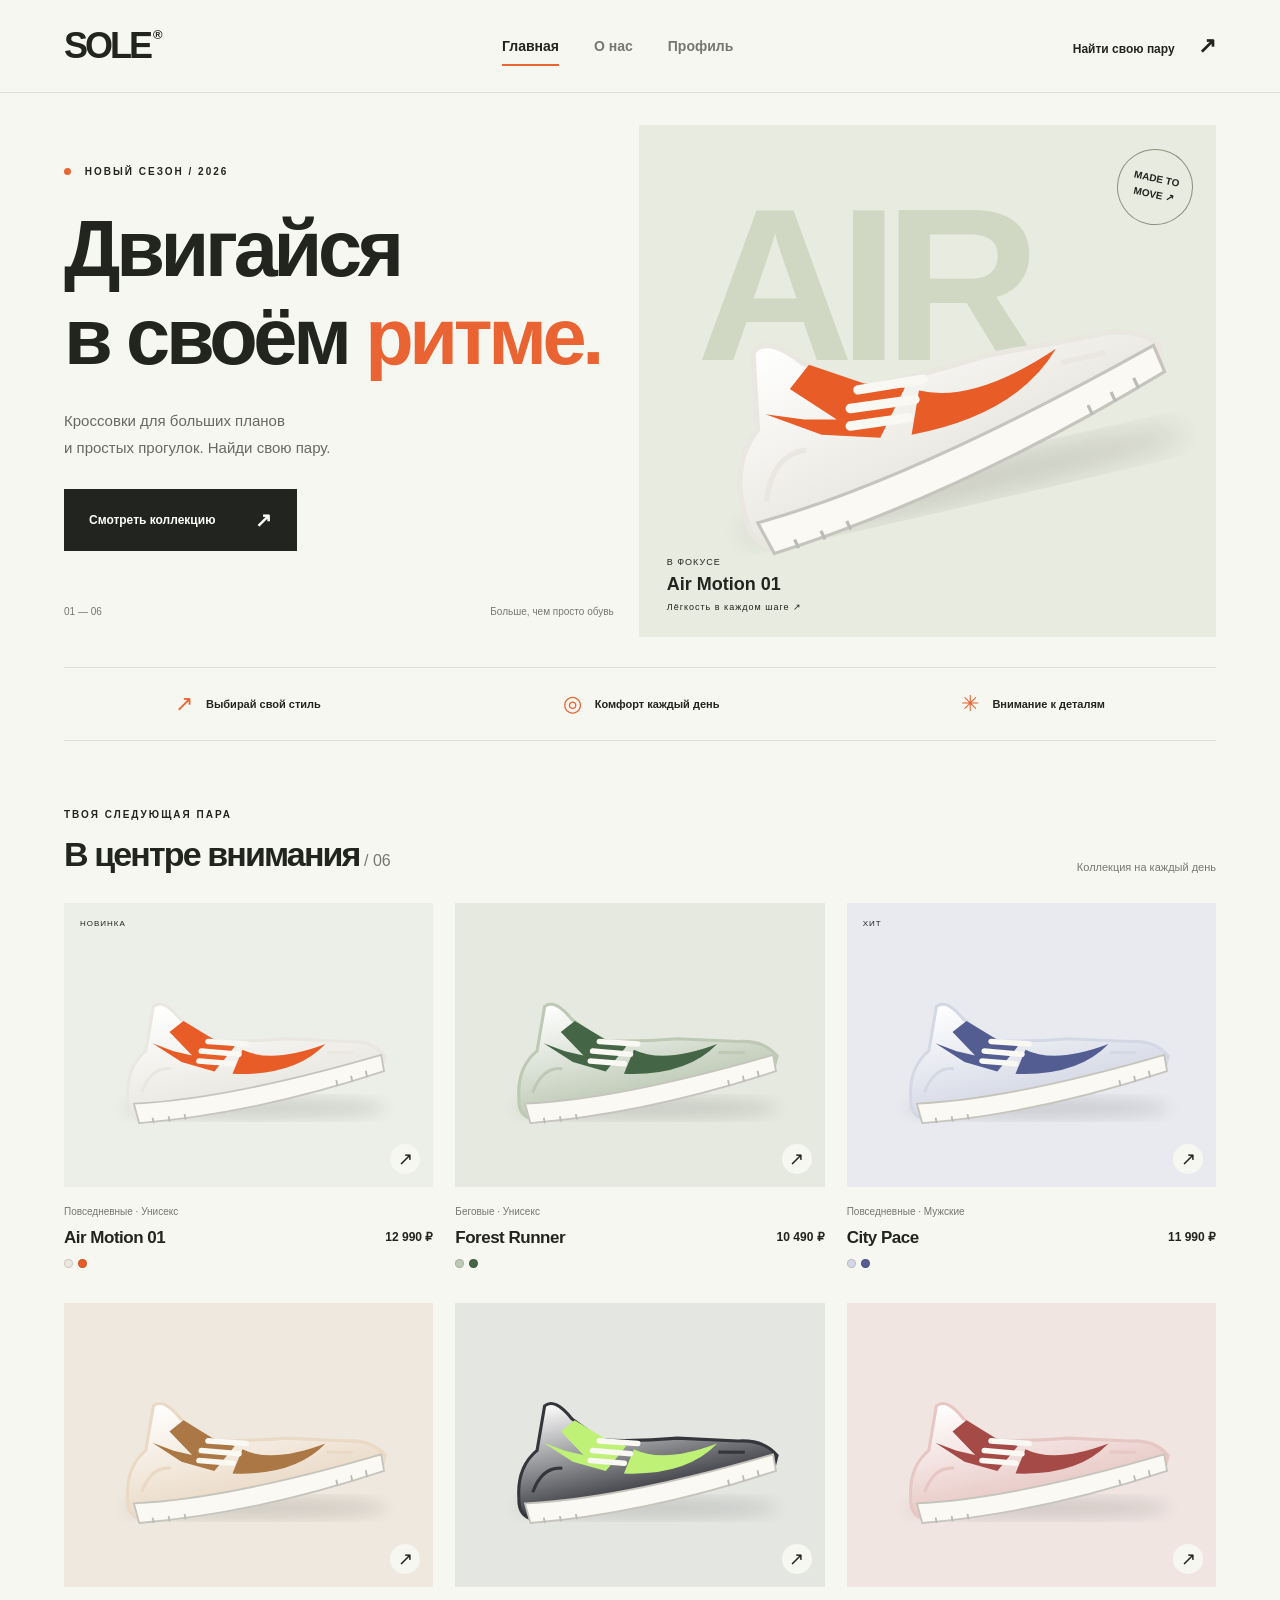
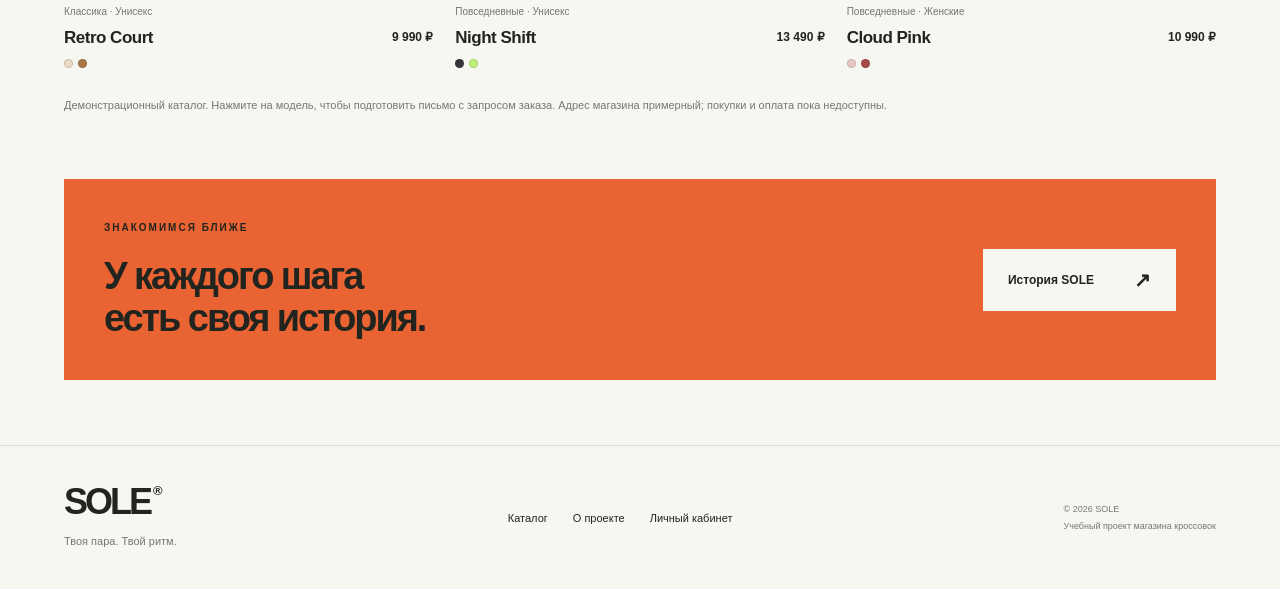
<file: index.html>
<!DOCTYPE html><html lang="ru"><head><meta charset="UTF-8"><meta name="viewport" content="width=device-width, initial-scale=1"><meta name="description" content="SOLE — магазин кроссовок для твоего ритма жизни. Каталог, команда и личный профиль."><title>Главная — SOLE</title><link rel="stylesheet" href="styles.css"></head><body><header class="header"><a class="logo" href="index.html" aria-label="SOLE — на главную">SOLE<span>®</span></a><nav aria-label="Основная навигация"><a href="index.html" aria-current="page">Главная</a><a href="about.html">О нас</a><a href="profile.html">Профиль</a></nav><a class="header-action" href="index.html#catalog">Найти свою пару <span>↗</span></a></header><main><section class="hero"><div class="hero-copy"><p class="eyebrow"><span class="dot"></span> НОВЫЙ СЕЗОН / 2026</p><h1>Двигайся<br>в своём <em>ритме.</em></h1><p class="intro">Кроссовки для больших планов<br>и простых прогулок. Найди свою пару.</p><a class="button" href="#catalog">Смотреть коллекцию <span>↗</span></a><div class="hero-bottom"><span>01 — 06</span><span>Больше, чем просто обувь</span></div></div><div class="hero-art"><span class="big-text" aria-hidden="true">AIR</span><img src="assets/sneaker-1.svg" alt="Светлые кроссовки Air Motion 01 с оранжевыми деталями"><div class="art-label"><span>В ФОКУСЕ</span><strong>Air Motion 01</strong><span>Лёгкость в каждом шаге ↗</span></div><span class="circle-label" aria-hidden="true">MADE TO<br>MOVE ↗</span></div></section><div class="benefits"><span>↗ <strong>Выбирай свой стиль</strong></span><span>◎ <strong>Комфорт каждый день</strong></span><span>✳ <strong>Внимание к деталям</strong></span></div><section class="catalog section" id="catalog"><div class="section-heading"><div><p class="eyebrow">ТВОЯ СЛЕДУЮЩАЯ ПАРА</p><h2>В центре внимания<span> / 06</span></h2></div><span class="collection-note">Коллекция на каждый день</span></div><div class="product-grid"><article class="product"><a class="product-image tone-1" href="mailto:hello@sole.example?subject=Заказ%20Air%20Motion%2001"><span class="badge">НОВИНКА</span><img src="assets/sneaker-1.svg" alt="Кроссовки Air Motion 01" loading="lazy"><span class="product-arrow" aria-label="Запросить заказ">↗</span></a><p class="category">Повседневные · Унисекс</p><div class="product-title"><h3>Air Motion 01</h3><span>12 990 ₽</span></div><div class="swatches" aria-label="Цвет модели"><i style="background:#e9e7e0"></i><i style="background:#e85c28"></i></div></article><article class="product"><a class="product-image tone-2" href="mailto:hello@sole.example?subject=Заказ%20Forest%20Runner"><span class="badge"></span><img src="assets/sneaker-2.svg" alt="Кроссовки Forest Runner" loading="lazy"><span class="product-arrow" aria-label="Запросить заказ">↗</span></a><p class="category">Беговые · Унисекс</p><div class="product-title"><h3>Forest Runner</h3><span>10 490 ₽</span></div><div class="swatches" aria-label="Цвет модели"><i style="background:#bdc9b4"></i><i style="background:#456646"></i></div></article><article class="product"><a class="product-image tone-3" href="mailto:hello@sole.example?subject=Заказ%20City%20Pace"><span class="badge">ХИТ</span><img src="assets/sneaker-3.svg" alt="Кроссовки City Pace" loading="lazy"><span class="product-arrow" aria-label="Запросить заказ">↗</span></a><p class="category">Повседневные · Мужские</p><div class="product-title"><h3>City Pace</h3><span>11 990 ₽</span></div><div class="swatches" aria-label="Цвет модели"><i style="background:#d4d8e5"></i><i style="background:#535d92"></i></div></article><article class="product"><a class="product-image tone-4" href="mailto:hello@sole.example?subject=Заказ%20Retro%20Court"><span class="badge"></span><img src="assets/sneaker-4.svg" alt="Кроссовки Retro Court" loading="lazy"><span class="product-arrow" aria-label="Запросить заказ">↗</span></a><p class="category">Классика · Унисекс</p><div class="product-title"><h3>Retro Court</h3><span>9 990 ₽</span></div><div class="swatches" aria-label="Цвет модели"><i style="background:#ead9c5"></i><i style="background:#aa7745"></i></div></article><article class="product"><a class="product-image tone-5" href="mailto:hello@sole.example?subject=Заказ%20Night%20Shift"><span class="badge"></span><img src="assets/sneaker-5.svg" alt="Кроссовки Night Shift" loading="lazy"><span class="product-arrow" aria-label="Запросить заказ">↗</span></a><p class="category">Повседневные · Унисекс</p><div class="product-title"><h3>Night Shift</h3><span>13 490 ₽</span></div><div class="swatches" aria-label="Цвет модели"><i style="background:#34363c"></i><i style="background:#c0f177"></i></div></article><article class="product"><a class="product-image tone-6" href="mailto:hello@sole.example?subject=Заказ%20Cloud%20Pink"><span class="badge"></span><img src="assets/sneaker-6.svg" alt="Кроссовки Cloud Pink" loading="lazy"><span class="product-arrow" aria-label="Запросить заказ">↗</span></a><p class="category">Повседневные · Женские</p><div class="product-title"><h3>Cloud Pink</h3><span>10 990 ₽</span></div><div class="swatches" aria-label="Цвет модели"><i style="background:#e7c7c3"></i><i style="background:#a64a47"></i></div></article></div><p class="demo-note">Демонстрационный каталог. Нажмите на модель, чтобы подготовить письмо с запросом заказа. Адрес магазина примерный; покупки и оплата пока недоступны.</p></section><section class="banner"><div><p class="eyebrow">ЗНАКОМИМСЯ БЛИЖЕ</p><h2>У каждого шага<br>есть своя история.</h2></div><a class="button light" href="about.html">История SOLE <span>↗</span></a></section></main><footer><div><a class="logo" href="index.html">SOLE<span>®</span></a><p>Твоя пара. Твой ритм.</p></div><div class="footer-links"><a href="index.html">Каталог</a><a href="about.html">О проекте</a><a href="profile.html">Личный кабинет</a></div><div class="footer-note">© 2026 SOLE<br>Учебный проект магазина кроссовок</div></footer></body></html>
</file>
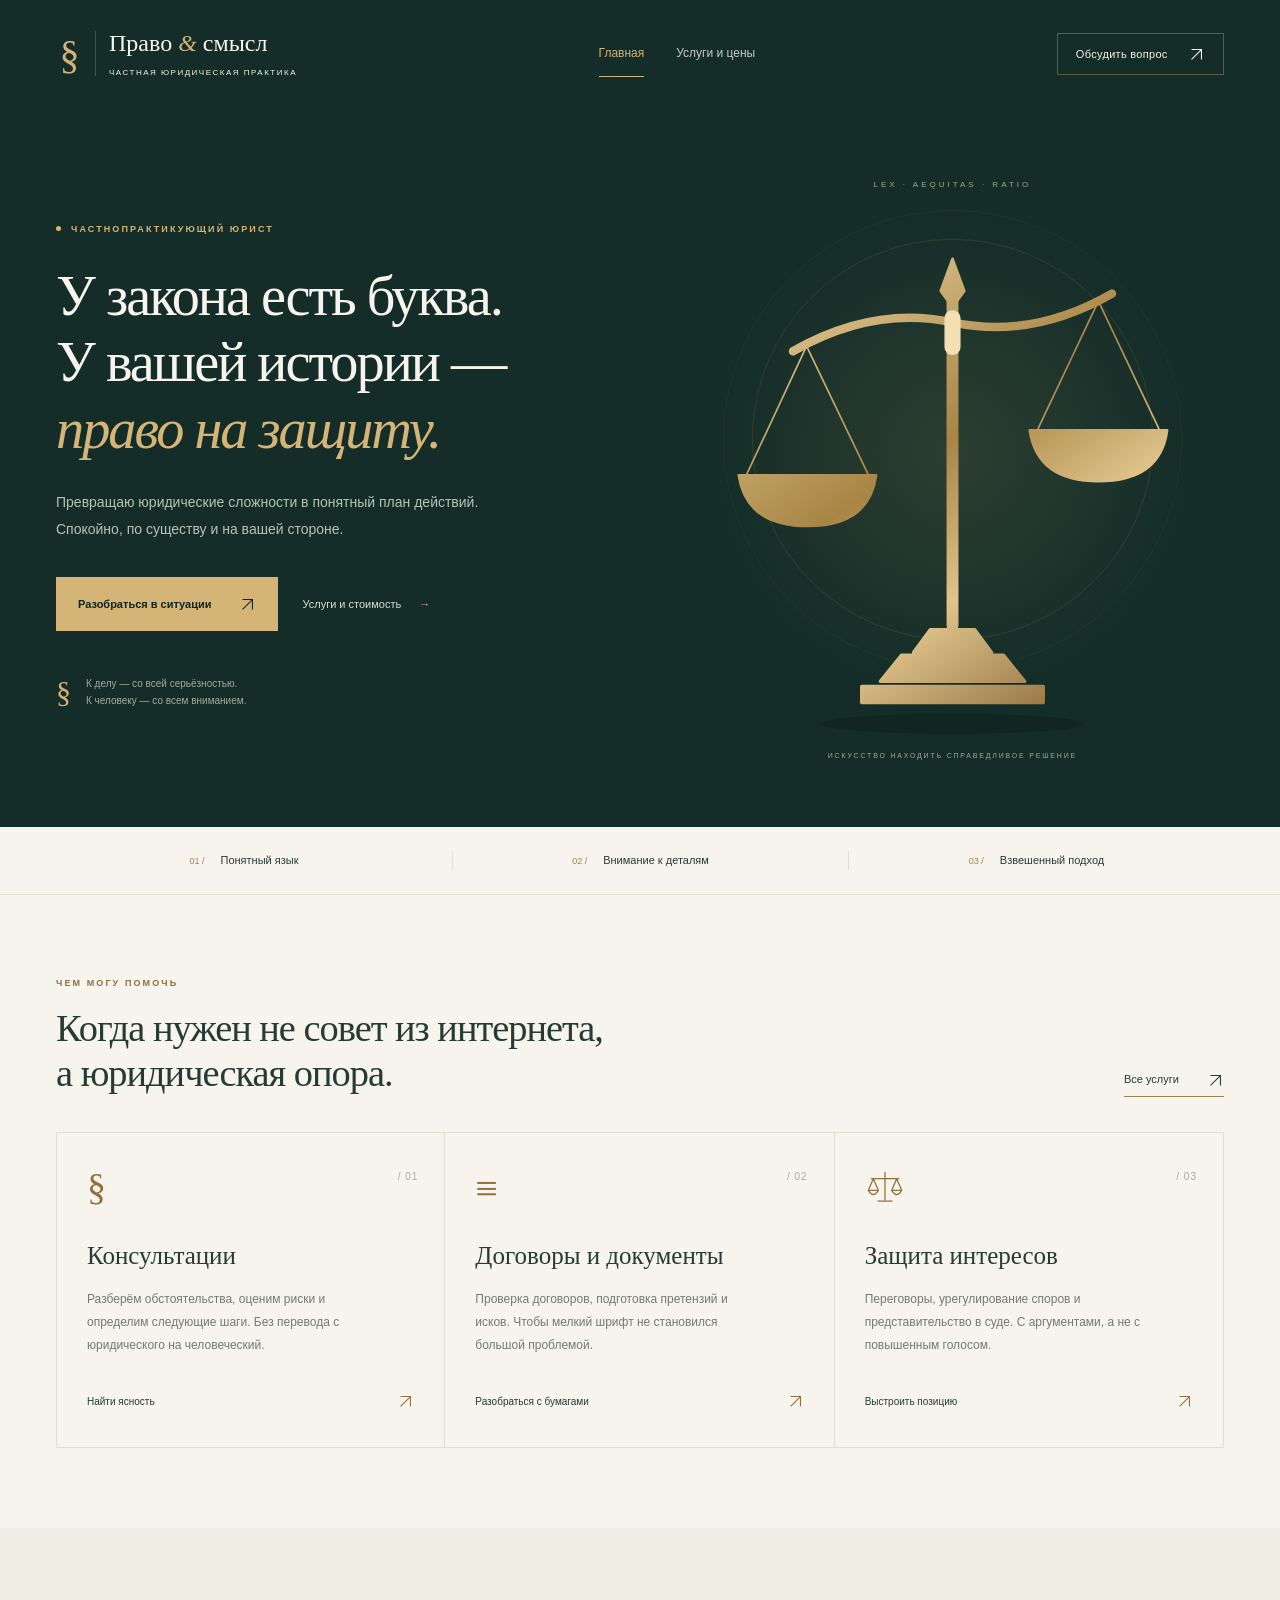
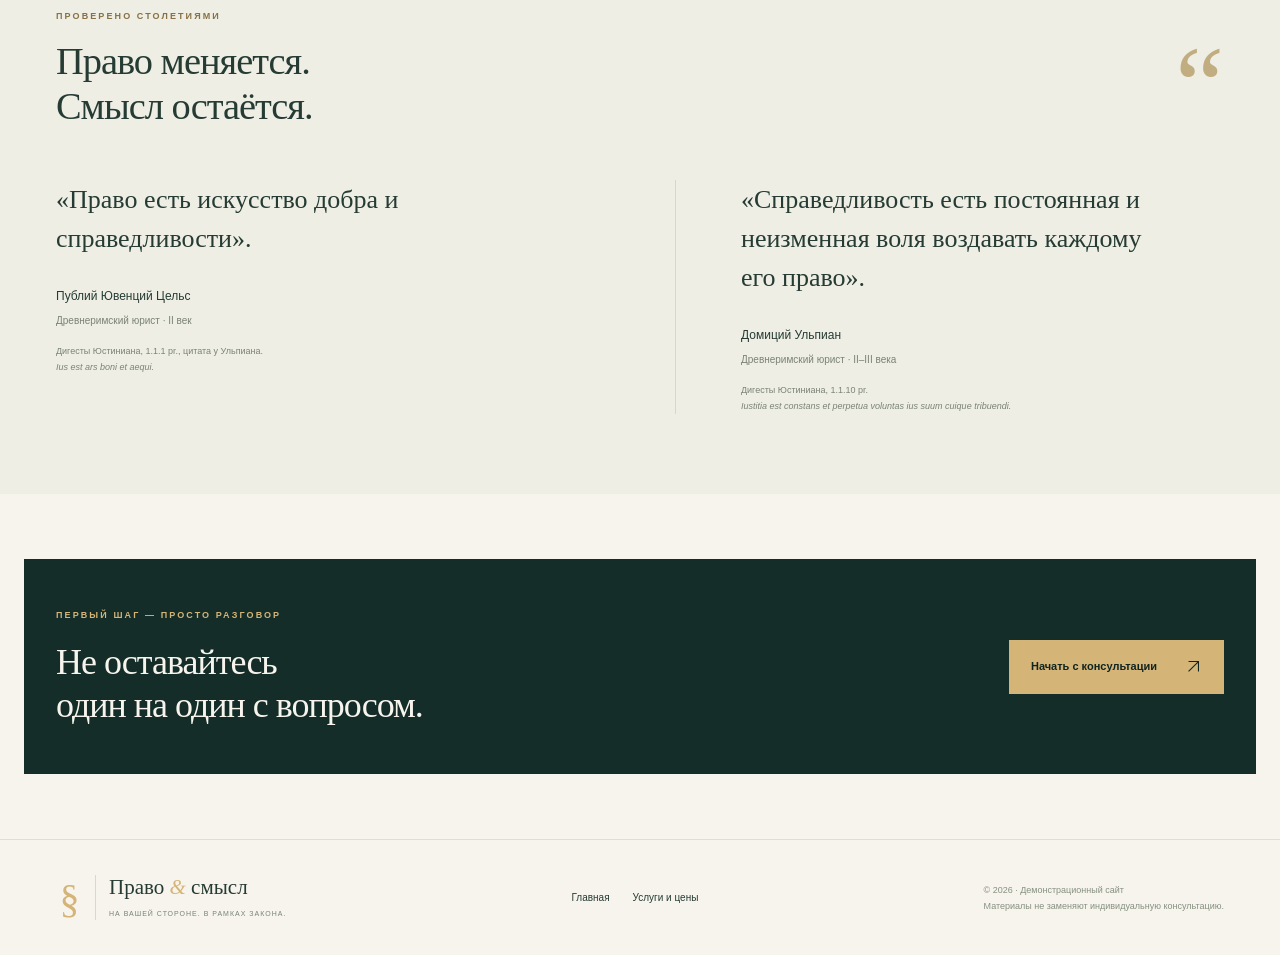
<file: lawyer/index.html>
<!DOCTYPE html>
<html lang="ru"><head><meta charset="utf-8"><meta name="viewport" content="width=device-width, initial-scale=1"><meta name="theme-color" content="#142d28"><meta name="description" content="Право и смысл — частная юридическая практика. Консультации, документы и представительство. Серьёзно к делу, с улыбкой к жизни."><title>Юридическая помощь с человеческим лицом | Право и смысл</title><link rel="icon" type="image/svg+xml" href="assets/favicon.svg"><link rel="stylesheet" href="styles.css"></head><body><a class="skip-link" href="#main">Перейти к содержанию</a><header class="site-header wrap"><a class="brand" href="index.html" aria-label="Право и смысл — главная"><span class="brand-icon" aria-hidden="true">§</span><span>Право <i>&</i> смысл<small>ЧАСТНАЯ ЮРИДИЧЕСКАЯ ПРАКТИКА</small></span></a><nav aria-label="Основная навигация"><a href="index.html" aria-current="page">Главная</a><a href="services.html">Услуги и цены</a></nav><a class="header-link" href="services.html#contact">Обсудить вопрос <svg class="arrow-icon" aria-hidden="true" viewBox="0 0 24 24" fill="none"><path d="M5 19 19 5M5 5h14v14" stroke="currentColor" stroke-width="1.5"/></svg></a></header><main id="main"><section class="hero wrap"><div class="hero-copy"><p class="eyebrow"><span></span> ЧАСТНОПРАКТИКУЮЩИЙ ЮРИСТ</p><h1>У закона есть буква.<br>У вашей истории —<br><em>право на защиту.</em></h1><p class="hero-description">Превращаю юридические сложности в понятный план действий. Спокойно, по существу и на вашей стороне.</p><div class="hero-actions"><a class="button" href="services.html#contact">Разобраться в ситуации <svg class="arrow-icon" aria-hidden="true" viewBox="0 0 24 24" fill="none"><path d="M5 19 19 5M5 5h14v14" stroke="currentColor" stroke-width="1.5"/></svg></a><a class="quiet-link" href="services.html">Услуги и стоимость <span aria-hidden="true">→</span></a></div><div class="hero-note"><span aria-hidden="true">§</span><p>К делу — со всей серьёзностью.<br>К человеку — со всем вниманием.</p></div></div><div class="hero-visual"><span class="visual-caption top-caption">LEX · AEQUITAS · RATIO</span><img src="assets/scales.svg" alt="Золотые весы правосудия на тёмно-зелёном фоне" width="640" height="700"><span class="visual-caption bottom-caption">ИСКУССТВО НАХОДИТЬ СПРАВЕДЛИВОЕ РЕШЕНИЕ</span></div></section><div class="principles wrap"><div><span>01 /</span> Понятный язык</div><div><span>02 /</span> Внимание к деталям</div><div><span>03 /</span> Взвешенный подход</div></div><section class="section wrap"><div class="section-heading"><div><p class="eyebrow dark">ЧЕМ МОГУ ПОМОЧЬ</p><h2>Когда нужен не совет из интернета,<br>а юридическая опора.</h2></div><a class="text-link" href="services.html">Все услуги <svg class="arrow-icon" aria-hidden="true" viewBox="0 0 24 24" fill="none"><path d="M5 19 19 5M5 5h14v14" stroke="currentColor" stroke-width="1.5"/></svg></a></div><div class="practice-grid"><article class="practice-card"><span class="line-icon" aria-hidden="true">§</span><p class="card-number">/ 01</p><h3>Консультации</h3><p>Разберём обстоятельства, оценим риски и определим следующие шаги. Без перевода с юридического на человеческий.</p><a href="services.html#consultation">Найти ясность <svg class="arrow-icon" aria-hidden="true" viewBox="0 0 24 24" fill="none"><path d="M5 19 19 5M5 5h14v14" stroke="currentColor" stroke-width="1.5"/></svg></a></article><article class="practice-card"><span class="line-icon document" aria-hidden="true">≡</span><p class="card-number">/ 02</p><h3>Договоры и документы</h3><p>Проверка договоров, подготовка претензий и исков. Чтобы мелкий шрифт не становился большой проблемой.</p><a href="services.html#documents">Разобраться с бумагами <svg class="arrow-icon" aria-hidden="true" viewBox="0 0 24 24" fill="none"><path d="M5 19 19 5M5 5h14v14" stroke="currentColor" stroke-width="1.5"/></svg></a></article><article class="practice-card"><span class="line-icon" aria-hidden="true"><svg aria-hidden="true" viewBox="0 0 48 48" width="40" height="48" fill="none"><path d="M24 6v34M15 41h18M7 14h34M10 14 4 28h12l-6-14Zm28 0-6 14h12l-6-14ZM4 28q6 10 12 0m16 0q6 10 12 0" stroke="currentColor" stroke-width="1.5" stroke-linejoin="round"/></svg></span><p class="card-number">/ 03</p><h3>Защита интересов</h3><p>Переговоры, урегулирование споров и представительство в суде. С аргументами, а не с повышенным голосом.</p><a href="services.html#representation">Выстроить позицию <svg class="arrow-icon" aria-hidden="true" viewBox="0 0 24 24" fill="none"><path d="M5 19 19 5M5 5h14v14" stroke="currentColor" stroke-width="1.5"/></svg></a></article></div></section><section class="wisdom"><div class="wrap section"><div class="section-heading"><div><p class="eyebrow dark">ПРОВЕРЕНО СТОЛЕТИЯМИ</p><h2>Право меняется.<br>Смысл остаётся.</h2></div><span class="wisdom-mark" aria-hidden="true">“</span></div><div class="quotes"><figure><blockquote>«Право есть искусство добра и справедливости».</blockquote><figcaption><strong>Публий Ювенций Цельс</strong><span>Древнеримский юрист · II век</span><small>Дигесты Юстиниана, 1.1.1 pr., цитата у Ульпиана.<br><i>Ius est ars boni et aequi.</i></small></figcaption></figure><figure><blockquote>«Справедливость есть постоянная и неизменная воля воздавать каждому его право».</blockquote><figcaption><strong>Домиций Ульпиан</strong><span>Древнеримский юрист · II–III века</span><small>Дигесты Юстиниана, 1.1.10 pr.<br><i>Iustitia est constans et perpetua voluntas ius suum cuique tribuendi.</i></small></figcaption></figure></div></div></section><section class="cta wrap"><div><p class="eyebrow">ПЕРВЫЙ ШАГ — ПРОСТО РАЗГОВОР</p><h2>Не оставайтесь<br>один на один с вопросом.</h2></div><a class="button" href="services.html#contact">Начать с консультации <svg class="arrow-icon" aria-hidden="true" viewBox="0 0 24 24" fill="none"><path d="M5 19 19 5M5 5h14v14" stroke="currentColor" stroke-width="1.5"/></svg></a></section></main><footer class="site-footer wrap"><a class="brand" href="index.html"><span class="brand-icon" aria-hidden="true">§</span><span>Право <i>&</i> смысл<small>НА ВАШЕЙ СТОРОНЕ. В РАМКАХ ЗАКОНА.</small></span></a><div><a href="index.html">Главная</a><a href="services.html">Услуги и цены</a></div><p>© 2026 · Демонстрационный сайт<br>Материалы не заменяют индивидуальную консультацию.</p></footer></body></html>
</file>
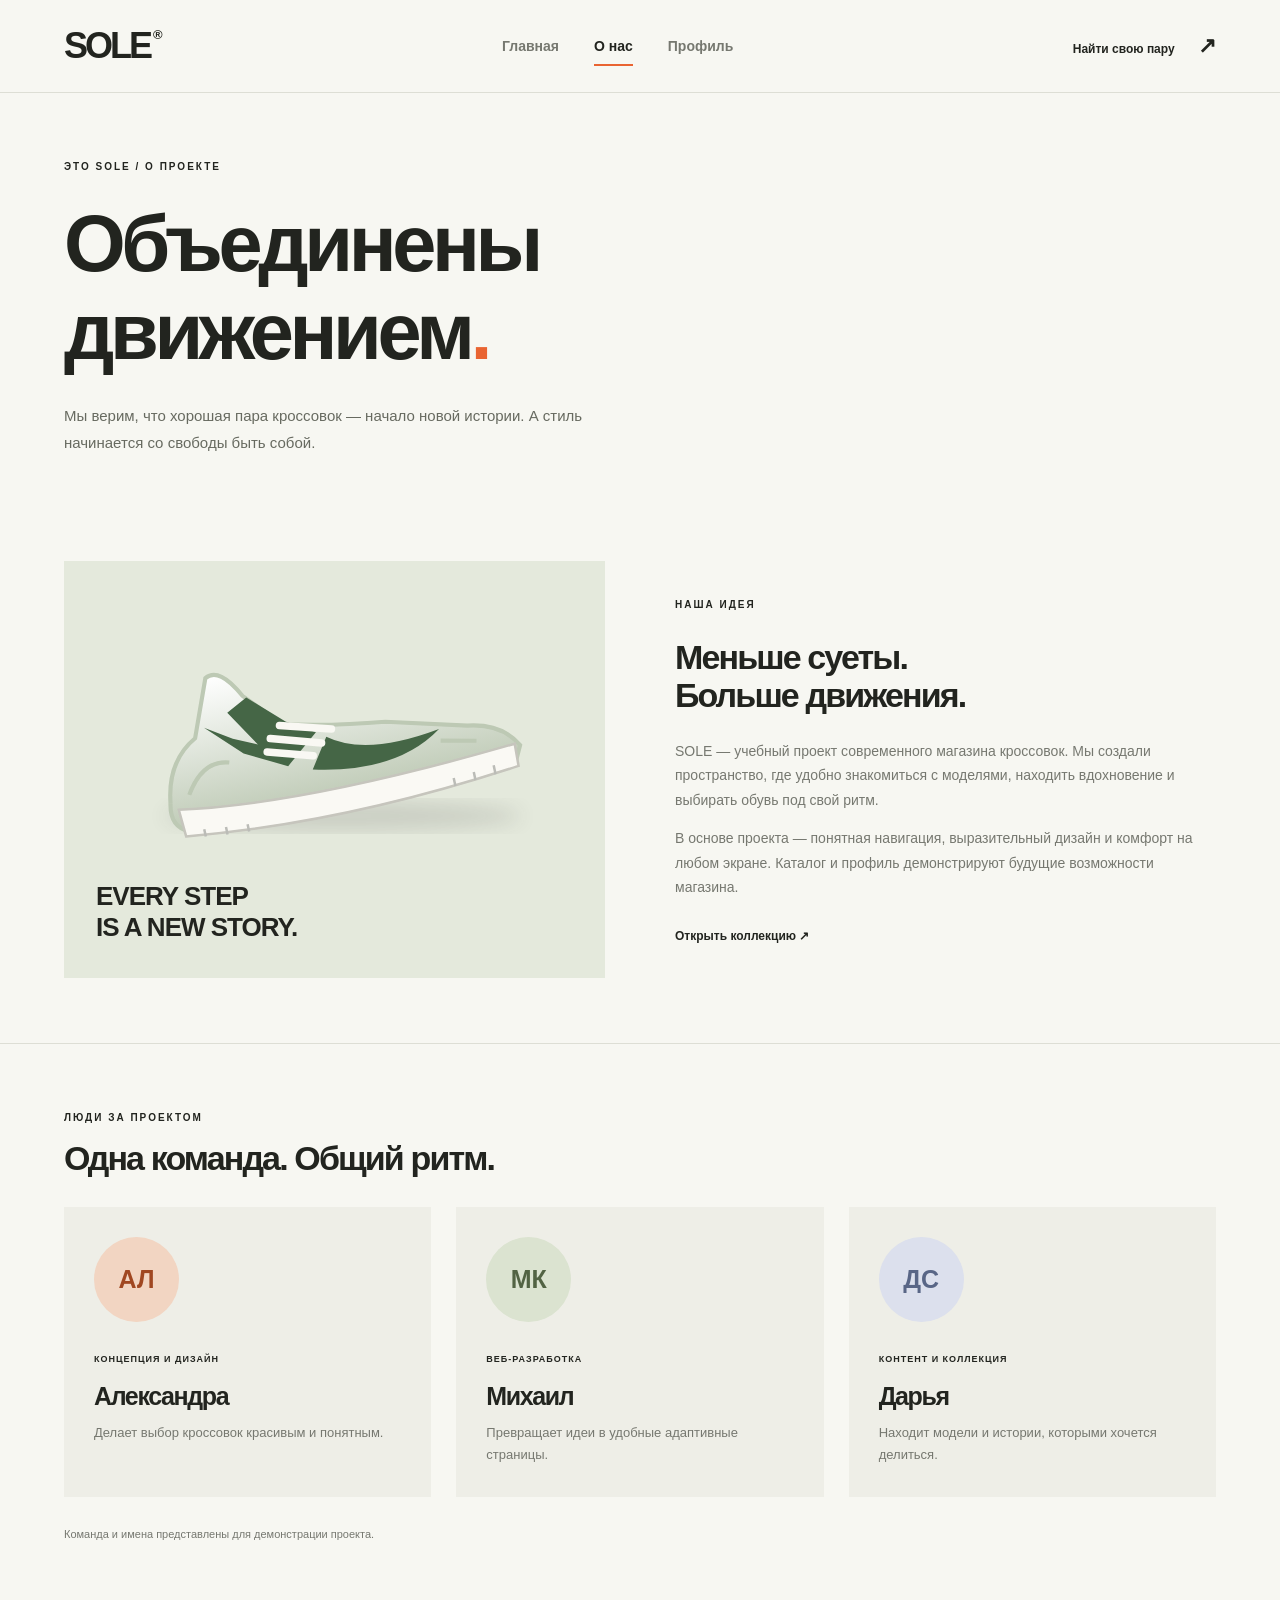
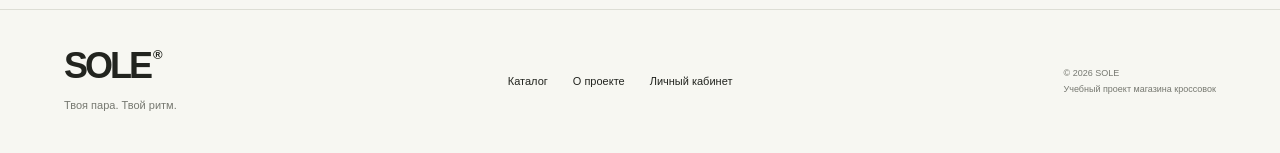
<file: about.html>
<!DOCTYPE html><html lang="ru"><head><meta charset="UTF-8"><meta name="viewport" content="width=device-width, initial-scale=1"><meta name="description" content="SOLE — магазин кроссовок для твоего ритма жизни. Каталог, команда и личный профиль."><title>О нас — SOLE</title><link rel="stylesheet" href="styles.css"></head><body><header class="header"><a class="logo" href="index.html" aria-label="SOLE — на главную">SOLE<span>®</span></a><nav aria-label="Основная навигация"><a href="index.html">Главная</a><a href="about.html" aria-current="page">О нас</a><a href="profile.html">Профиль</a></nav><a class="header-action" href="index.html#catalog">Найти свою пару <span>↗</span></a></header><main><section class="page-intro"><p class="eyebrow">ЭТО SOLE / О ПРОЕКТЕ</p><h1>Объединены<br>движением<span class="orange">.</span></h1><p class="intro">Мы верим, что хорошая пара кроссовок — начало новой истории. А стиль начинается со свободы быть собой.</p></section><section class="story section"><div class="story-art"><img src="assets/sneaker-2.svg" alt="Зелёные кроссовки Forest Runner"><span>EVERY STEP<br>IS A NEW STORY.</span></div><div><p class="eyebrow">НАША ИДЕЯ</p><h2>Меньше суеты.<br>Больше движения.</h2><p>SOLE — учебный проект современного магазина кроссовок. Мы создали пространство, где удобно знакомиться с моделями, находить вдохновение и выбирать обувь под свой ритм.</p><p>В основе проекта — понятная навигация, выразительный дизайн и комфорт на любом экране. Каталог и профиль демонстрируют будущие возможности магазина.</p><a class="text-link" href="index.html#catalog">Открыть коллекцию ↗</a></div></section><section class="section team"><div class="section-heading"><div><p class="eyebrow">ЛЮДИ ЗА ПРОЕКТОМ</p><h2>Одна команда. Общий ритм.</h2></div></div><div class="team-grid"><article><div class="avatar avatar-orange">АЛ</div><p class="eyebrow">КОНЦЕПЦИЯ И ДИЗАЙН</p><h3>Александра</h3><p>Делает выбор кроссовок красивым и понятным.</p></article><article><div class="avatar avatar-green">МК</div><p class="eyebrow">ВЕБ-РАЗРАБОТКА</p><h3>Михаил</h3><p>Превращает идеи в удобные адаптивные страницы.</p></article><article><div class="avatar avatar-blue">ДС</div><p class="eyebrow">КОНТЕНТ И КОЛЛЕКЦИЯ</p><h3>Дарья</h3><p>Находит модели и истории, которыми хочется делиться.</p></article></div><p class="demo-note">Команда и имена представлены для демонстрации проекта.</p></section></main><footer><div><a class="logo" href="index.html">SOLE<span>®</span></a><p>Твоя пара. Твой ритм.</p></div><div class="footer-links"><a href="index.html">Каталог</a><a href="about.html">О проекте</a><a href="profile.html">Личный кабинет</a></div><div class="footer-note">© 2026 SOLE<br>Учебный проект магазина кроссовок</div></footer></body></html>
</file>
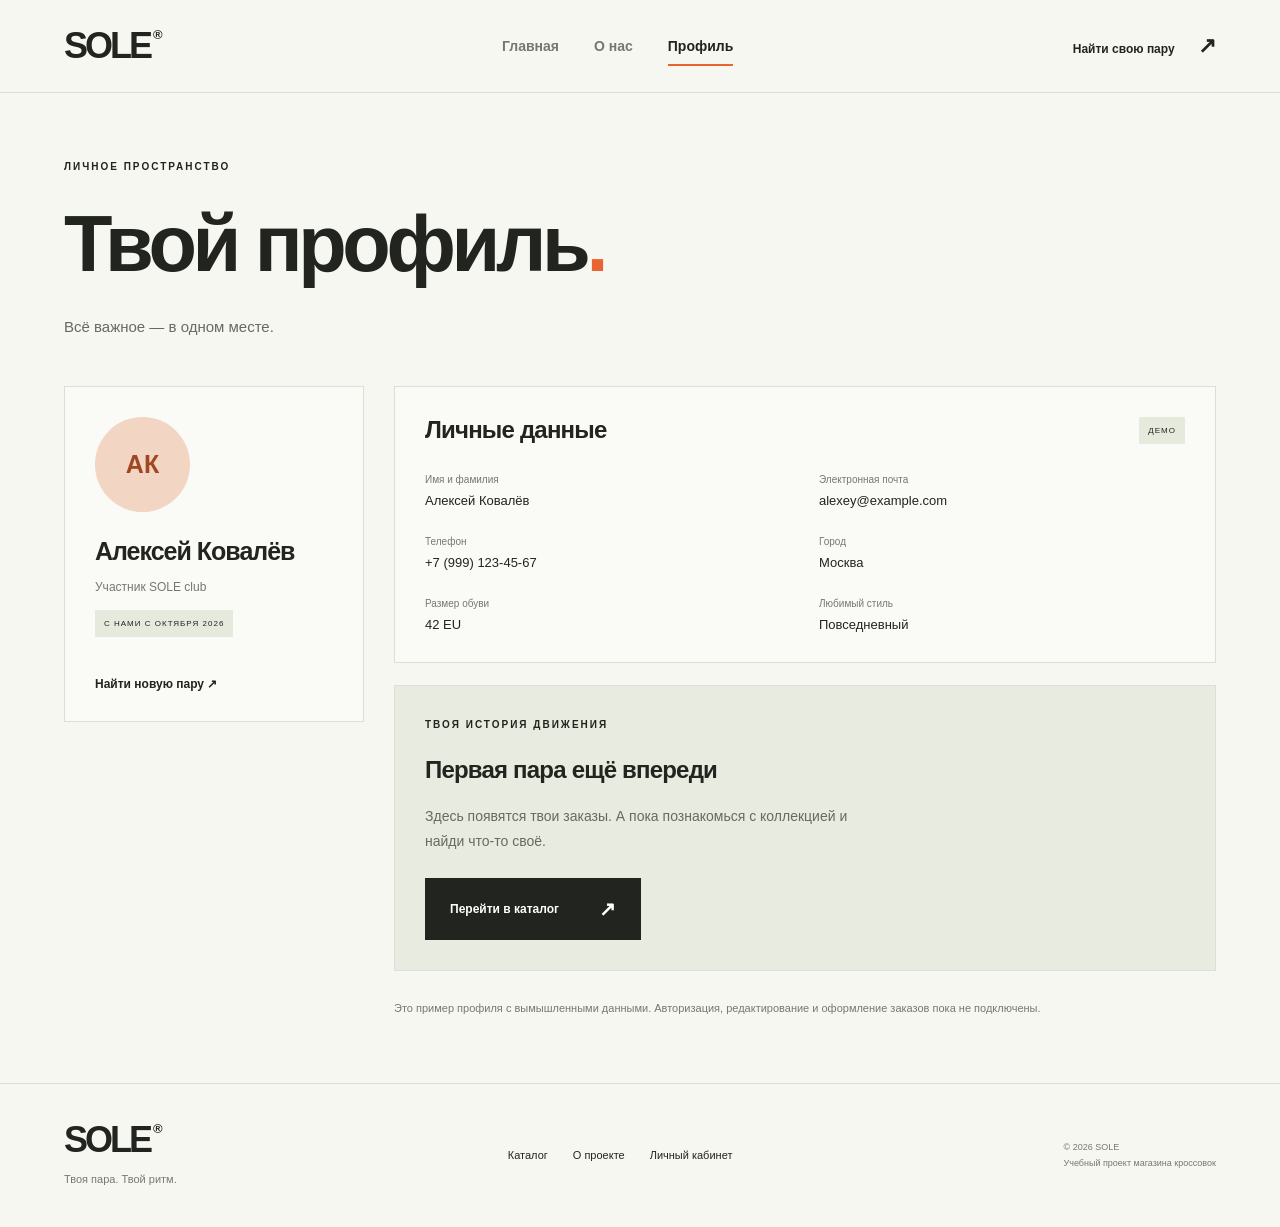
<file: profile.html>
<!DOCTYPE html><html lang="ru"><head><meta charset="UTF-8"><meta name="viewport" content="width=device-width, initial-scale=1"><meta name="description" content="SOLE — магазин кроссовок для твоего ритма жизни. Каталог, команда и личный профиль."><title>Профиль — SOLE</title><link rel="stylesheet" href="styles.css"></head><body><header class="header"><a class="logo" href="index.html" aria-label="SOLE — на главную">SOLE<span>®</span></a><nav aria-label="Основная навигация"><a href="index.html">Главная</a><a href="about.html">О нас</a><a href="profile.html" aria-current="page">Профиль</a></nav><a class="header-action" href="index.html#catalog">Найти свою пару <span>↗</span></a></header><main><section class="page-intro compact"><p class="eyebrow">ЛИЧНОЕ ПРОСТРАНСТВО</p><h1>Твой профиль<span class="orange">.</span></h1><p class="intro">Всё важное — в одном месте.</p></section><section class="profile-layout section"><aside class="profile-card"><div class="avatar avatar-orange">АК</div><h2>Алексей Ковалёв</h2><p>Участник SOLE club</p><span class="member-tag">С НАМИ С ОКТЯБРЯ 2026</span><a class="text-link" href="index.html#catalog">Найти новую пару ↗</a></aside><div class="profile-content"><section class="info-card"><div class="section-heading"><h2>Личные данные</h2><span class="small-tag">ДЕМО</span></div><dl><div><dt>Имя и фамилия</dt><dd>Алексей Ковалёв</dd></div><div><dt>Электронная почта</dt><dd>alexey@example.com</dd></div><div><dt>Телефон</dt><dd>+7 (999) 123-45-67</dd></div><div><dt>Город</dt><dd>Москва</dd></div><div><dt>Размер обуви</dt><dd>42 EU</dd></div><div><dt>Любимый стиль</dt><dd>Повседневный</dd></div></dl></section><section class="info-card order-card"><p class="eyebrow">ТВОЯ ИСТОРИЯ ДВИЖЕНИЯ</p><h2>Первая пара ещё впереди</h2><p>Здесь появятся твои заказы. А пока познакомься с коллекцией и найди что-то своё.</p><a class="button" href="index.html#catalog">Перейти в каталог <span>↗</span></a></section><p class="demo-note">Это пример профиля с вымышленными данными. Авторизация, редактирование и оформление заказов пока не подключены.</p></div></section></main><footer><div><a class="logo" href="index.html">SOLE<span>®</span></a><p>Твоя пара. Твой ритм.</p></div><div class="footer-links"><a href="index.html">Каталог</a><a href="about.html">О проекте</a><a href="profile.html">Личный кабинет</a></div><div class="footer-note">© 2026 SOLE<br>Учебный проект магазина кроссовок</div></footer></body></html>
</file>
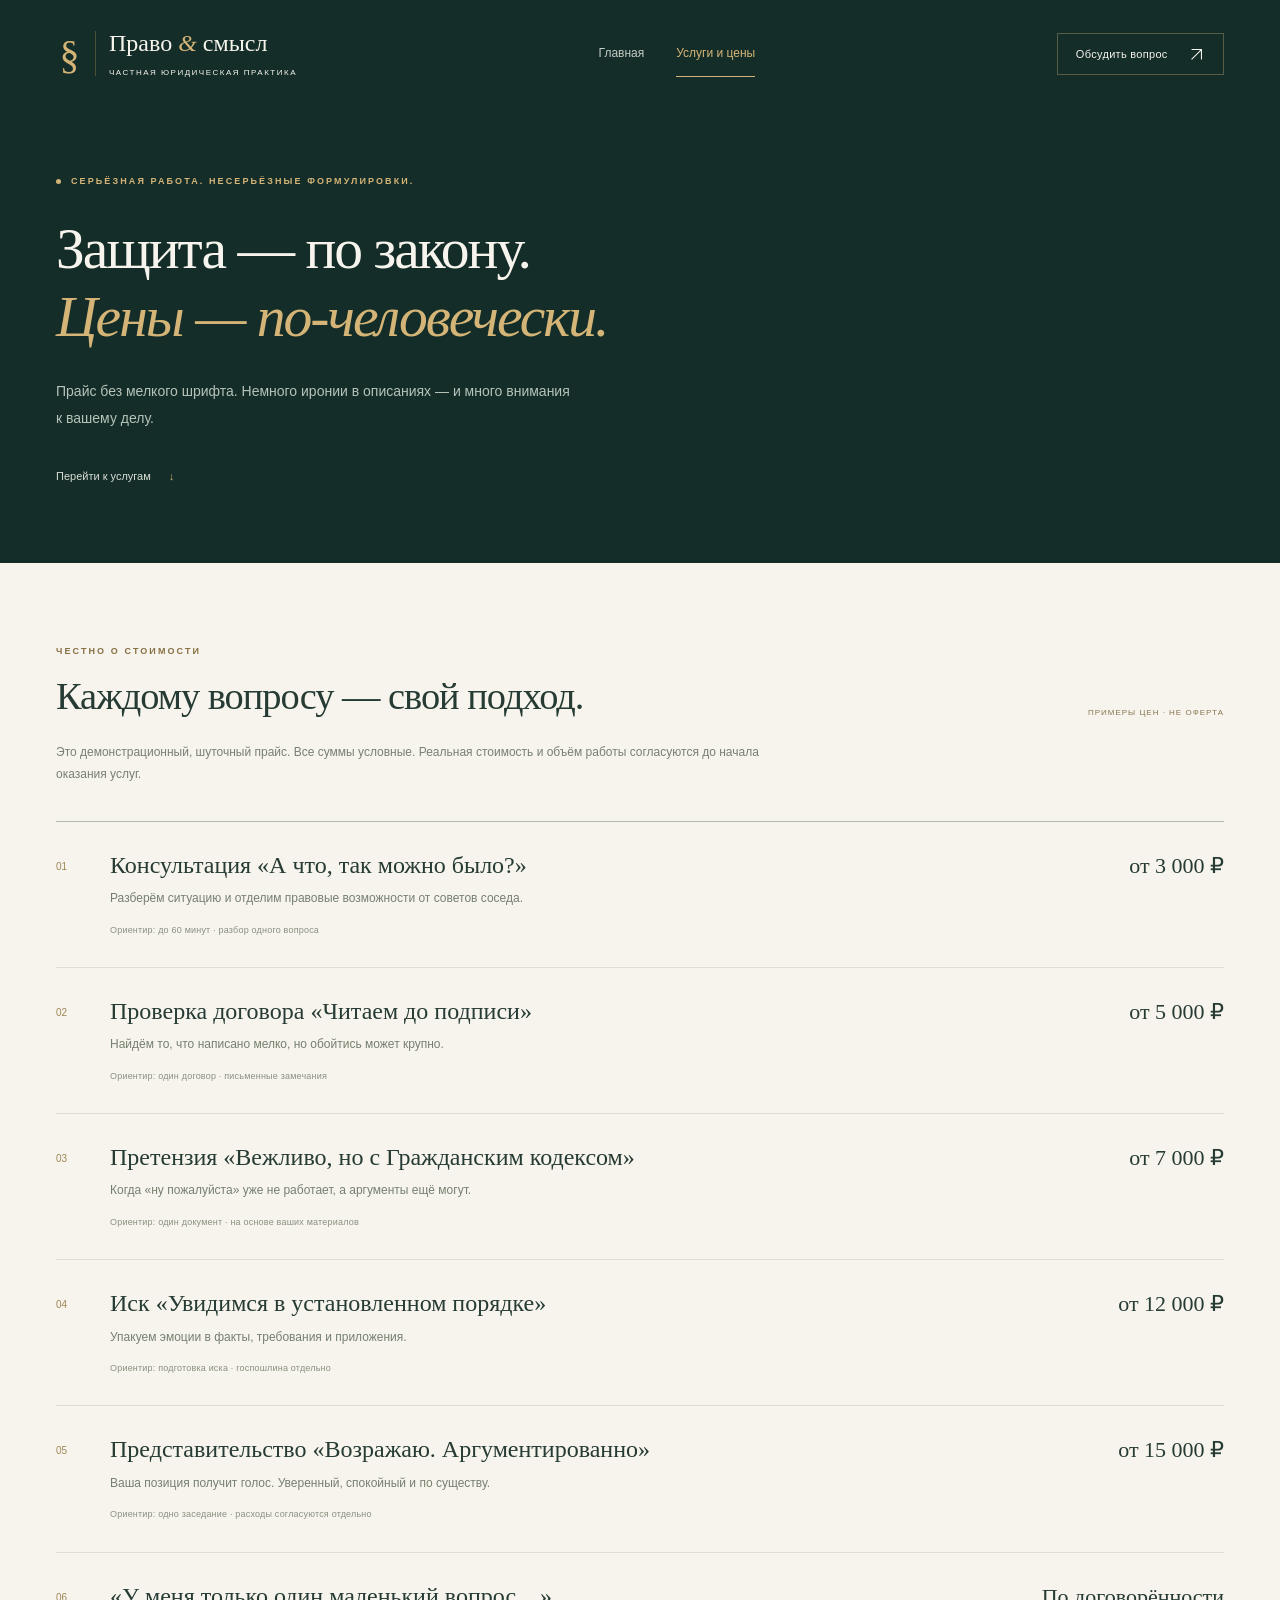
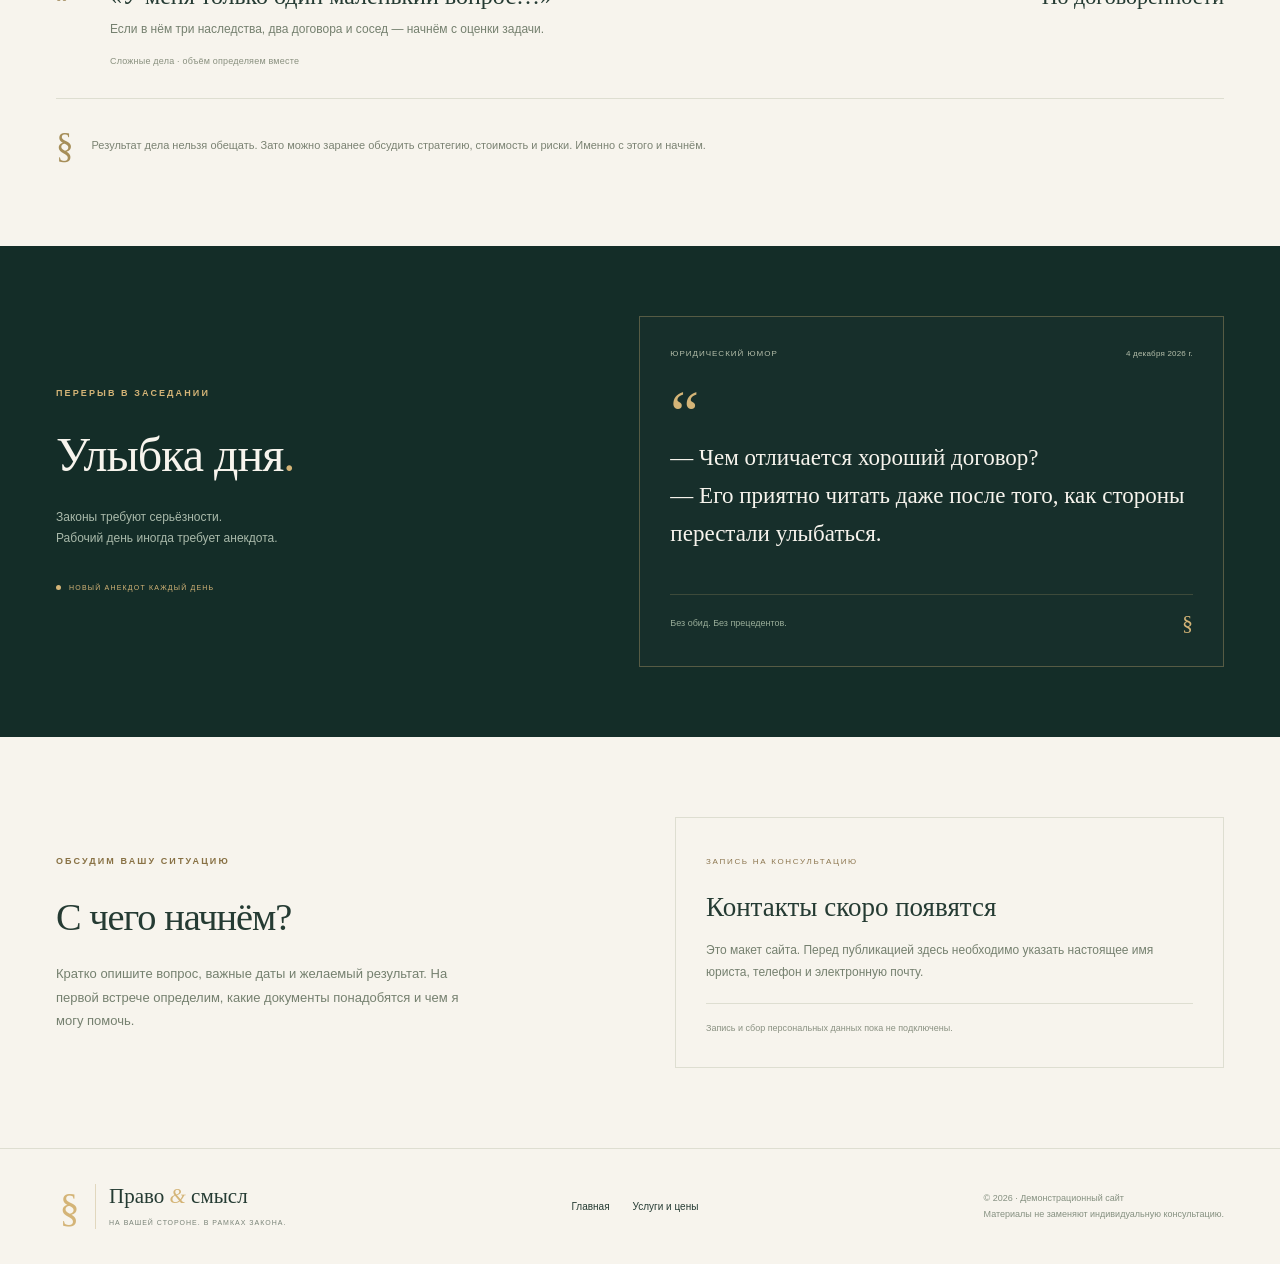
<file: lawyer/services.html>
<!DOCTYPE html>
<html lang="ru"><head><meta charset="utf-8"><meta name="viewport" content="width=device-width, initial-scale=1"><meta name="theme-color" content="#142d28"><meta name="description" content="Право и смысл — частная юридическая практика. Консультации, документы и представительство. Серьёзно к делу, с улыбкой к жизни."><title>Услуги, цены и немного юридического юмора | Право и смысл</title><link rel="icon" type="image/svg+xml" href="assets/favicon.svg"><link rel="stylesheet" href="styles.css"><script src="daily-joke.js" defer></script></head><body><a class="skip-link" href="#main">Перейти к содержанию</a><header class="site-header wrap"><a class="brand" href="index.html" aria-label="Право и смысл — главная"><span class="brand-icon" aria-hidden="true">§</span><span>Право <i>&</i> смысл<small>ЧАСТНАЯ ЮРИДИЧЕСКАЯ ПРАКТИКА</small></span></a><nav aria-label="Основная навигация"><a href="index.html">Главная</a><a href="services.html" aria-current="page">Услуги и цены</a></nav><a class="header-link" href="services.html#contact">Обсудить вопрос <svg class="arrow-icon" aria-hidden="true" viewBox="0 0 24 24" fill="none"><path d="M5 19 19 5M5 5h14v14" stroke="currentColor" stroke-width="1.5"/></svg></a></header><main id="main"><section class="page-intro wrap"><p class="eyebrow"><span></span> СЕРЬЁЗНАЯ РАБОТА. НЕСЕРЬЁЗНЫЕ ФОРМУЛИРОВКИ.</p><h1>Защита — по закону.<br><em>Цены — по-человечески.</em></h1><p class="hero-description">Прайс без мелкого шрифта. Немного иронии в описаниях — и много внимания к вашему делу.</p><a class="quiet-link" href="#price-list">Перейти к услугам <span aria-hidden="true">↓</span></a></section><section class="section wrap prices-section" id="price-list"><div class="section-heading"><div><p class="eyebrow dark">ЧЕСТНО О СТОИМОСТИ</p><h2>Каждому вопросу — свой подход.</h2></div><span class="price-label">ПРИМЕРЫ ЦЕН · НЕ ОФЕРТА</span></div><p class="price-disclaimer">Это демонстрационный, шуточный прайс. Все суммы условные. Реальная стоимость и объём работы согласуются до начала оказания услуг.</p><div class="price-table"><article class="price-row" id="consultation"><span class="row-number">01</span><div><h3>Консультация «А что, так можно было?»</h3><p>Разберём ситуацию и отделим правовые возможности от советов соседа.</p><span class="service-detail">Ориентир: до 60 минут · разбор одного вопроса</span></div><strong>от 3 000 ₽</strong></article><article class="price-row" id="documents"><span class="row-number">02</span><div><h3>Проверка договора «Читаем до подписи»</h3><p>Найдём то, что написано мелко, но обойтись может крупно.</p><span class="service-detail">Ориентир: один договор · письменные замечания</span></div><strong>от 5 000 ₽</strong></article><article class="price-row"><span class="row-number">03</span><div><h3>Претензия «Вежливо, но с Гражданским кодексом»</h3><p>Когда «ну пожалуйста» уже не работает, а аргументы ещё могут.</p><span class="service-detail">Ориентир: один документ · на основе ваших материалов</span></div><strong>от 7 000 ₽</strong></article><article class="price-row"><span class="row-number">04</span><div><h3>Иск «Увидимся в установленном порядке»</h3><p>Упакуем эмоции в факты, требования и приложения.</p><span class="service-detail">Ориентир: подготовка иска · госпошлина отдельно</span></div><strong>от 12 000 ₽</strong></article><article class="price-row" id="representation"><span class="row-number">05</span><div><h3>Представительство «Возражаю. Аргументированно»</h3><p>Ваша позиция получит голос. Уверенный, спокойный и по существу.</p><span class="service-detail">Ориентир: одно заседание · расходы согласуются отдельно</span></div><strong>от 15 000 ₽</strong></article><article class="price-row"><span class="row-number">06</span><div><h3>«У меня только один маленький вопрос…»</h3><p>Если в нём три наследства, два договора и сосед — начнём с оценки задачи.</p><span class="service-detail">Сложные дела · объём определяем вместе</span></div><strong>По договорённости</strong></article></div><div class="fine-print"><span aria-hidden="true">§</span><p>Результат дела нельзя обещать. Зато можно заранее обсудить стратегию, стоимость и риски. Именно с этого и начнём.</p></div></section><section class="joke-section"><div class="wrap joke-layout"><div><p class="eyebrow">ПЕРЕРЫВ В ЗАСЕДАНИИ</p><h2>Улыбка дня<span>.</span></h2><p class="joke-description">Законы требуют серьёзности.<br>Рабочий день иногда требует анекдота.</p><span class="daily-badge"><span></span> НОВЫЙ АНЕКДОТ КАЖДЫЙ ДЕНЬ</span></div><div class="joke-card" aria-live="polite" aria-atomic="true"><div class="joke-meta"><span>ЮРИДИЧЕСКИЙ ЮМОР</span><time id="joke-date"></time></div><span class="quote-symbol" aria-hidden="true">“</span><p id="daily-joke">— Почему юрист всегда читает меню до конца?<br>— Вдруг внизу написано, что обед продлевается автоматически.</p><noscript><p class="noscript-note">Для ежедневной смены анекдота включите JavaScript.</p></noscript><div class="joke-footer"><span>Без обид. Без прецедентов.</span><span aria-hidden="true">§</span></div></div></div></section><section class="contact wrap" id="contact"><div><p class="eyebrow dark">ОБСУДИМ ВАШУ СИТУАЦИЮ</p><h2>С чего начнём?</h2><p>Кратко опишите вопрос, важные даты и желаемый результат. На первой встрече определим, какие документы понадобятся и чем я могу помочь.</p></div><aside class="contact-card"><span class="contact-caption">ЗАПИСЬ НА КОНСУЛЬТАЦИЮ</span><h3>Контакты скоро появятся</h3><p>Это макет сайта. Перед публикацией здесь необходимо указать настоящее имя юриста, телефон и электронную почту.</p><span class="contact-note">Запись и сбор персональных данных пока не подключены.</span></aside></section></main><footer class="site-footer wrap"><a class="brand" href="index.html"><span class="brand-icon" aria-hidden="true">§</span><span>Право <i>&</i> смысл<small>НА ВАШЕЙ СТОРОНЕ. В РАМКАХ ЗАКОНА.</small></span></a><div><a href="index.html">Главная</a><a href="services.html">Услуги и цены</a></div><p>© 2026 · Демонстрационный сайт<br>Материалы не заменяют индивидуальную консультацию.</p></footer></body></html>
</file>
<file: styles.css>
:root{--paper:#f7f7f2;--ink:#22241f;--muted:#767870;--orange:#e96432;--line:#ddded5}*{box-sizing:border-box}html{scroll-behavior:smooth;scroll-padding-top:30px}body{margin:0;background:var(--paper);color:var(--ink);font-family:Manrope,Arial,sans-serif;font-size:14px}a{color:inherit;text-decoration:none}a:focus-visible{outline:3px solid var(--orange);outline-offset:6px}img{display:block;width:100%}h1,h2,h3,p{margin-top:0}h1,h2,h3{line-height:1.12;letter-spacing:-.055em}p{line-height:1.75}.header,main,footer{max-width:1440px;margin:auto}.header{padding:28px 5%;display:flex;justify-content:space-between;align-items:center;border-bottom:1px solid var(--line);gap:25px}.logo{font-size:36px;font-weight:800;letter-spacing:-3px;line-height:1}.logo span{font-size:13px;vertical-align:top;letter-spacing:0;margin-left:3px}nav{display:flex;gap:35px}nav a{padding:10px 0;color:var(--muted);font-weight:600}nav a[aria-current],nav a:hover{color:var(--ink);box-shadow:0 2px var(--orange)}.header-action{font-weight:700;font-size:12px}.header-action span{margin-left:20px;font-size:22px}.hero{display:grid;grid-template-columns:1fr 1.05fr;padding:32px 5% 0;gap:25px}.hero-copy{padding:38px 0 0}.eyebrow{font-size:10px;font-weight:800;letter-spacing:2px;margin-bottom:24px}.dot{display:inline-block;width:7px;height:7px;border-radius:50%;background:var(--orange);margin-right:9px}h1{font-size:clamp(48px,6.2vw,86px);font-weight:800;margin-bottom:26px}h1 em{color:var(--orange);font-style:normal}.intro{font-size:15px;color:#676a60;max-width:560px}.button{display:inline-flex;align-items:center;justify-content:space-between;gap:40px;background:var(--ink);color:white;padding:19px 25px;font-size:12px;font-weight:700;transition:background .2s,transform .2s}.button:hover{background:var(--orange);transform:translateY(-2px)}.button span{font-size:20px}.hero-copy .button{margin-top:13px}.hero-bottom{display:flex;justify-content:space-between;gap:20px;font-size:10px;color:var(--muted);margin:55px 0 20px}.hero-art{background:#e8ebdf;position:relative;min-height:460px;overflow:hidden;display:flex;align-items:center}.big-text{position:absolute;top:35px;left:10%;font-size:clamp(110px,17vw,230px);font-weight:800;color:#d0d7c2;letter-spacing:-15px}.hero-art img{position:relative;transform:rotate(-13deg) scale(1.1);z-index:1}.art-label{position:absolute;bottom:25px;left:28px;display:grid;gap:7px;z-index:2}.art-label span{font-size:9px;letter-spacing:1px}.art-label strong{font-size:18px}.circle-label{position:absolute;right:23px;top:24px;border:1px solid #8a927e;border-radius:50%;width:76px;height:76px;display:grid;place-content:center;text-align:center;transform:rotate(12deg);font-size:10px;line-height:1.6;font-weight:700}.benefits{display:flex;justify-content:space-around;gap:20px;margin:30px 5% 0;padding:23px 0;border-block:1px solid var(--line)}.benefits span{font-size:22px;color:var(--orange);display:flex;align-items:center;gap:13px}.benefits strong{font-size:11px;font-weight:600;color:var(--ink)}.section{padding:65px 5%}.section-heading{display:flex;justify-content:space-between;align-items:end;gap:25px;margin-bottom:30px}.section-heading .eyebrow{margin-bottom:12px}h2{font-size:34px;margin-bottom:0}h2 span{font-size:16px;color:var(--muted);font-weight:400;letter-spacing:0}.collection-note{font-size:11px;color:var(--muted)}.product-grid{display:grid;grid-template-columns:repeat(3,1fr);gap:35px 22px}.product-image{display:block;position:relative;overflow:hidden;background:#eceee8;aspect-ratio:1.3}.product-image img{height:100%;object-fit:contain;transition:transform .3s}.product-image:hover img{transform:scale(1.07) rotate(-4deg)}.tone-2{background:#e5e9df}.tone-3{background:#e8eaf0}.tone-4{background:#eee8de}.tone-5{background:#e4e6e2}.tone-6{background:#f0e5e1}.badge{position:absolute;top:16px;left:16px;font-size:8px;letter-spacing:1px;z-index:1}.product-arrow{position:absolute;right:13px;bottom:13px;background:var(--paper);border-radius:50%;width:30px;height:30px;display:grid;place-content:center;font-size:18px}.category{font-size:10px;color:var(--muted);margin:16px 0 7px}.product-title{display:flex;justify-content:space-between;align-items:center;gap:12px}.product-title h3{font-size:17px;letter-spacing:-.5px;margin:0}.product-title>span{font-size:12px;font-weight:700;white-space:nowrap}.swatches{display:flex;gap:5px;margin-top:12px}.swatches i{height:9px;width:9px;border-radius:50%;border:1px solid #0002}.demo-note{font-size:11px;line-height:1.7;color:var(--muted);margin:28px 0 0}.banner{background:var(--orange);margin:0 5% 65px;padding:40px;display:flex;justify-content:space-between;align-items:center;gap:25px}.banner .eyebrow{margin-bottom:18px}.banner h2{font-size:38px}.light{background:var(--paper);color:var(--ink)}.light:hover{background:white;color:var(--orange)}footer{border-top:1px solid var(--line);padding:38px 5%;display:flex;justify-content:space-between;gap:30px;align-items:center}footer p{font-size:11px;color:var(--muted);margin:12px 0 0}.footer-links{display:flex;gap:25px;font-size:11px}.footer-links a:hover,.text-link:hover{color:var(--orange)}.footer-note{font-size:9px;color:var(--muted);line-height:1.8}.page-intro{padding:65px 5% 25px}.page-intro .intro{max-width:550px}.orange{color:var(--orange)}.story{display:grid;grid-template-columns:1fr 1fr;align-items:center;gap:70px}.story-art{background:#e4e9dc;padding:20px;position:relative}.story-art span{display:block;font-weight:800;font-size:26px;letter-spacing:-1px;padding:0 12px 15px}.story h2{margin-bottom:25px}.story p:not(.eyebrow){color:var(--muted)}.text-link{display:inline-block;margin-top:15px;font-weight:700;font-size:12px}.team{border-top:1px solid var(--line)}.team-grid{display:grid;grid-template-columns:repeat(3,1fr);gap:25px}.team-grid article{background:#eeeee7;padding:30px}.avatar{display:grid;place-content:center;width:85px;height:85px;border-radius:50%;font-size:25px;font-weight:700;margin-bottom:30px}.avatar-orange{background:#f2d5c2;color:#a04721}.avatar-green{background:#dbe3d0;color:#526343}.avatar-blue{background:#dce0ed;color:#596686}.team-grid h3{font-size:25px;margin-bottom:12px}.team-grid .eyebrow{font-size:9px;letter-spacing:1px;margin-bottom:14px}.team-grid p:last-child{font-size:13px;color:var(--muted);margin:0}.compact{padding-bottom:0}.profile-layout{display:grid;grid-template-columns:300px 1fr;align-items:start;gap:30px;padding-top:30px}.profile-card,.info-card{border:1px solid var(--line);background:#fafaf6;padding:30px}.profile-card .avatar{width:95px;height:95px;margin-bottom:25px}.profile-card h2{font-size:25px;letter-spacing:-1px;margin-bottom:12px}.profile-card p{font-size:12px;color:var(--muted)}.member-tag,.small-tag{font-size:8px;letter-spacing:1px;background:#e5eadd;padding:9px;display:inline-block}.profile-card .text-link{display:block;margin-top:40px}.info-card{margin-bottom:22px}.info-card h2{font-size:24px;letter-spacing:-.8px}dl{display:grid;grid-template-columns:1fr 1fr;gap:28px;margin-bottom:0}dt{font-size:10px;color:var(--muted);margin-bottom:8px}dd{margin:0;font-size:13px;overflow-wrap:anywhere}.order-card{background:#e8ebdf}.order-card p:not(.eyebrow){color:#676a60;max-width:450px;margin:20px 0}.order-card .button{margin-top:5px}@media(min-width:1440px){h1{font-size:86px}}@media(max-width:1000px){.header-action{display:none}.hero{gap:20px}.hero-art{min-height:400px}h1{font-size:60px}.hero-bottom{margin-top:35px}.product-grid{grid-template-columns:repeat(2,1fr)}.story{gap:30px}.profile-layout{grid-template-columns:240px 1fr}.team-grid article{padding:22px}.footer-links{gap:15px}.banner h2{font-size:32px}}@media(max-width:650px){.header{padding:22px 6%;gap:16px}.logo{font-size:30px}nav{gap:19px}nav a{font-size:12px}.hero{grid-template-columns:1fr;padding:15px 6% 0;gap:10px}.hero-copy{padding-top:22px}h1{font-size:54px}.eyebrow{font-size:9px}.intro{font-size:14px}.hero-bottom{margin:30px 0 15px}.hero-art{min-height:330px}.big-text{font-size:180px;top:0}.hero-art img{max-height:320px}.circle-label{width:64px;height:64px;right:15px;top:15px}.benefits{margin-inline:6%;gap:12px;justify-content:space-between}.benefits span{gap:6px;font-size:18px}.benefits strong{font-size:9px;max-width:70px}.section{padding:42px 6%}.section-heading{align-items:start;margin-bottom:24px}h2{font-size:28px}.collection-note{display:none}.product-grid{gap:28px 13px}.product-image{aspect-ratio:1}.badge{font-size:7px;top:12px;left:10px}.product-title{display:block}.product-title h3{font-size:15px;margin-bottom:7px}.product-title>span{font-size:11px}.category{font-size:9px;line-height:1.5}.product-arrow{width:25px;height:25px;font-size:15px;right:8px;bottom:8px}.banner{margin:0 6% 40px;padding:28px;align-items:start;flex-direction:column}.banner h2{font-size:30px}footer{padding:30px 6%;flex-wrap:wrap;align-items:start}.footer-links{flex-direction:column;gap:14px}.footer-note{width:100%}.page-intro{padding:45px 6% 5px}.page-intro h1{font-size:46px}.story{grid-template-columns:1fr;gap:30px}.team-grid{grid-template-columns:1fr}.team-grid article{padding:28px}.team-grid .avatar{float:right;margin:0 0 10px 10px;width:65px;height:65px;font-size:20px}.profile-layout{grid-template-columns:1fr;gap:22px}.profile-card{padding:25px}.profile-card .avatar{float:right;margin:0 0 15px 15px;width:65px;height:65px;font-size:20px}.profile-card .text-link{margin-top:25px}.info-card{padding:23px}dl{gap:25px 15px}.info-card h2{font-size:22px}.info-card .section-heading{gap:12px}.compact h1{font-size:43px}}@media(prefers-reduced-motion:reduce){html{scroll-behavior:auto}*{transition:none!important}}
</file>
<file: lawyer/styles.css>
:root{--green:#142d28;--deep:#10241f;--gold:#d4b477;--cream:#f7f4ed;--ink:#253b33;--muted:#748077;--line:#deded1;--serif:Georgia,'Times New Roman',serif;--sans:Arial,Helvetica,sans-serif}*{box-sizing:border-box}html{scroll-behavior:smooth;scroll-padding-top:28px}body{margin:0;font-family:var(--sans);background:var(--cream);color:var(--ink);font-size:14px;line-height:1.7}a{color:inherit;text-decoration:none}button,a{-webkit-tap-highlight-color:transparent}a:focus-visible{outline:3px solid #ac8646;outline-offset:6px}img{display:block;max-width:100%}h1,h2,h3,p,figure{margin:0}h1,h2,h3{font-family:var(--serif);font-weight:400;line-height:1.18}em{font-weight:400}h1{font-size:clamp(40px,4.4vw,68px);letter-spacing:-2px}h2{font-size:clamp(29px,3vw,42px);letter-spacing:-1px}h3{font-size:25px}p{line-height:1.8}.wrap{max-width:1320px;padding-inline:56px;margin-inline:auto}.skip-link{position:absolute;left:20px;top:-100px;z-index:10;background:var(--gold);color:var(--deep);padding:12px}.skip-link:focus{top:10px}.site-header{display:flex;align-items:center;justify-content:space-between;gap:25px;min-height:108px;color:var(--cream);background:var(--green);position:relative}.site-header:before{content:'';position:absolute;background:var(--green);inset:0 calc((min(100vw,1320px) - 100vw)/2);z-index:-1}.brand{display:flex;align-items:center;gap:13px;font-family:var(--serif);font-size:24px;white-space:nowrap;line-height:1.2}.brand-icon{display:grid;place-items:center;width:40px;height:45px;font-size:40px;color:var(--gold);border-right:1px solid #b79e6155;padding-right:12px}.brand i{color:var(--gold)}.brand small{display:block;font:8px/1.7 var(--sans);letter-spacing:1.5px;margin-top:8px;white-space:normal}.site-header nav{display:flex;align-items:center;gap:32px;font-size:12px}.site-header nav a{padding:12px 0;color:#c3ccc4;border-bottom:1px solid transparent}.site-header nav a[aria-current],.site-header nav a:hover{color:var(--gold);border-color:var(--gold)}.header-link{font-size:11px;letter-spacing:.3px;border:1px solid #bda67866;padding:11px 18px}.header-link span{margin-left:17px;font-size:16px}.header-link:hover{background:#ffffff0a}.hero{background:var(--green);color:var(--cream);display:grid;grid-template-columns:1.15fr 1fr;position:relative;padding-top:60px;padding-bottom:65px;align-items:center;isolation:isolate}.hero:before,.page-intro:before{content:'';position:absolute;inset:0 calc((min(100vw,1320px) - 100vw)/2);background:var(--green);z-index:-1}.eyebrow{font:9px/1.8 var(--sans);font-weight:600;letter-spacing:2.1px;color:var(--gold);margin-bottom:26px;display:flex;align-items:center;gap:10px}.eyebrow>span{display:inline-block;width:5px;height:5px;border-radius:50%;background:var(--gold)}h1 em{color:var(--gold)}.hero-description{color:#b6c3b9;max-width:425px;font-size:14px;margin-top:27px;line-height:1.9}.hero-actions{display:flex;align-items:center;gap:24px;margin-top:35px;flex-wrap:wrap}.button{display:inline-flex;align-items:center;justify-content:space-between;gap:28px;background:var(--gold);color:var(--deep);font-size:11px;font-weight:600;padding:17px 22px;min-height:54px;transition:background .2s,transform .2s}.button span{font-size:19px;font-weight:400}.button:hover{background:#e5c68b;transform:translateY(-2px)}.quiet-link{font-size:11px;color:#d9dfd6;padding-block:12px}.quiet-link span{margin-left:15px;color:var(--gold)}.quiet-link:hover{color:var(--gold)}.hero-note{display:flex;align-items:center;gap:15px;margin-top:44px;color:#9daf9e;font-size:10px}.hero-note>span{font:30px var(--serif);color:var(--gold)}.hero-note p{line-height:1.7}.hero-visual{position:relative;align-self:stretch;display:flex;align-items:center;justify-content:center;min-width:0}.hero-visual img{width:100%;height:auto}.visual-caption{position:absolute;left:0;width:100%;text-align:center;font-size:8px;letter-spacing:3px;color:#9eaa8f}.top-caption{top:10px}.bottom-caption{bottom:0;letter-spacing:1.8px;font-size:7px}.principles{display:grid;grid-template-columns:repeat(3,1fr);gap:20px;padding-top:24px;padding-bottom:24px;border-bottom:1px solid var(--line);font-size:11px}.principles>div{text-align:center}.principles>div+div{border-left:1px solid var(--line)}.principles span{color:#9a804f;margin-right:13px;font-size:9px}.section{padding-top:80px;padding-bottom:80px}.dark{color:#887144}.section-heading{display:flex;align-items:end;justify-content:space-between;gap:30px;margin-bottom:35px}.section-heading .eyebrow{margin-bottom:15px}.text-link{font-size:11px;white-space:nowrap;padding-bottom:7px;border-bottom:1px solid #9b8553}.text-link span{margin-left:25px}.text-link:hover{color:#9b783f}.practice-grid{display:grid;grid-template-columns:repeat(3,1fr);gap:0}.practice-card{border:1px solid var(--line);padding:30px;position:relative}.practice-card+.practice-card{border-left:0}.line-icon{display:block;font:38px/1.3 var(--serif);height:55px;color:#91703c}.document{font-size:40px}.card-number{position:absolute;right:26px;top:35px;color:#a8ab9e;font-size:10px;letter-spacing:1px}.practice-card h3{font-size:25px;margin-top:23px;margin-bottom:18px}.practice-card>p:not(.card-number){color:#727b70;font-size:12px;line-height:1.9;max-width:280px}.practice-card>a{font-size:10px;display:flex;align-items:center;justify-content:space-between;gap:10px;margin-top:30px;min-height:30px}.practice-card>a span{font-size:19px;color:#91703c}.practice-card>a:hover{color:#91703c}.wisdom{background:#eeeee5}.wisdom-mark{font-family:var(--serif);font-size:110px;color:#c1ad80;line-height:.8}.quotes{display:grid;grid-template-columns:1fr 1fr;gap:70px;padding-top:16px}.quotes figure+figure{border-left:1px solid #d6d9c9;padding-left:65px}blockquote{font-family:var(--serif);font-size:26px;line-height:1.5;margin:0 0 28px;max-width:430px}figcaption{font-size:12px}figcaption strong{font-weight:500}figcaption span{display:block;color:#7a8275;font-size:10px;margin-top:5px}figcaption small{display:block;color:#7a8275;font-size:9px;line-height:1.8;margin-top:14px;max-width:390px}.cta{position:relative;margin-top:65px;margin-bottom:65px;display:flex;align-items:center;justify-content:space-between;gap:30px;padding-top:48px;padding-bottom:48px;isolation:isolate;color:var(--cream)}.cta:before{content:'';position:absolute;inset:0 24px;background:var(--green);z-index:-1}.cta .eyebrow{margin-bottom:18px}.cta h2{font-size:36px}.site-footer{border-top:1px solid var(--line);padding-top:35px;padding-bottom:35px;display:flex;align-items:center;justify-content:space-between;gap:28px}.site-footer .brand{font-size:21px}.site-footer .brand small{font-size:7px;letter-spacing:1px;color:#798377}.site-footer>div{display:flex;gap:23px;font-size:10px}.site-footer>div a:hover{color:#9b783f}.site-footer>p{font-size:9px;color:#859080}.page-intro{position:relative;isolation:isolate;padding-top:65px;padding-bottom:65px;color:var(--cream)}.page-intro h1{font-size:clamp(38px,4.5vw,64px)}.page-intro .hero-description{max-width:515px}.page-intro .quiet-link{display:inline-block;margin-top:24px}.price-label{font-size:8px;letter-spacing:1px;color:#857552;white-space:nowrap}.price-disclaimer{max-width:720px;font-size:12px;color:#778071;margin-top:-12px;margin-bottom:35px}.price-table{border-top:1px solid #b4bbaa}.price-row{display:grid;grid-template-columns:32px 1fr 185px;gap:22px;padding:29px 0;border-bottom:1px solid var(--line);align-items:start;scroll-margin-top:25px}.row-number{font-size:10px;color:#9e8757;padding-top:7px}.price-row h3{font-size:24px}.price-row p{font-size:12px;color:#75806f;margin-top:9px}.price-row>strong{font:22px var(--serif);text-align:right;padding-top:2px}.service-detail{display:block;font-size:9px;color:#89907f;margin-top:13px;letter-spacing:.2px}.fine-print{display:flex;gap:18px;align-items:center;margin-top:27px;max-width:700px}.fine-print>span{font:35px var(--serif);color:#a68e59}.fine-print p{font-size:11px;color:#7b8373}.joke-section{background:var(--green);color:var(--cream);padding-block:70px}.joke-layout{display:grid;grid-template-columns:1fr 1.15fr;gap:75px;align-items:center}.joke-layout h2{font-size:48px}.joke-layout h2>span{color:var(--gold)}.joke-description{font-size:12px;color:#a9b9aa;margin-top:23px}.daily-badge{display:inline-flex;gap:8px;align-items:center;font-size:7px;letter-spacing:1.2px;color:var(--gold);margin-top:32px}.daily-badge>span{width:5px;height:5px;border-radius:50%;background:var(--gold)}.joke-card{border:1px solid #d4b47755;padding:30px;min-height:310px;background:#ffffff03}.joke-meta{display:flex;align-items:center;justify-content:space-between;gap:15px;color:#b4beaa;font-size:8px;letter-spacing:1px}.joke-meta time{white-space:nowrap;letter-spacing:.2px}.quote-symbol{display:block;font:65px/1 var(--serif);color:var(--gold);height:57px;margin-top:22px}#daily-joke{white-space:pre-line;font-family:var(--serif);font-size:23px;line-height:1.65;min-height:130px}.joke-footer{border-top:1px solid #d4b47733;margin-top:25px;padding-top:15px;display:flex;justify-content:space-between;align-items:center;font-size:9px;color:#99ad99}.joke-footer>span+span{font:22px var(--serif);color:var(--gold)}.noscript-note{font-size:10px;color:var(--gold)}.contact{padding-top:80px;padding-bottom:80px;display:grid;grid-template-columns:1fr 1fr;gap:70px;align-items:center}.contact h2{margin-bottom:22px}.contact>div>p:last-child{font-size:13px;color:#75806f;max-width:420px}.contact-card{border:1px solid var(--line);padding:30px}.contact-caption{font-size:8px;letter-spacing:1.7px;color:#8c764f}.contact-card h3{font-size:27px;margin-top:20px}.contact-card p{font-size:12px;color:#75806f;margin-top:16px}.contact-note{display:block;font-size:9px;color:#8a9182;padding-top:17px;margin-top:20px;border-top:1px solid var(--line)}
@media(min-width:1500px){.hero{padding-top:75px;padding-bottom:80px}}@media(max-width:1050px){.wrap{padding-inline:32px}.header-link{display:none}.hero{grid-template-columns:1.2fr 1fr;padding-top:40px;padding-bottom:45px}h1{font-size:47px}.hero-actions{gap:13px}.hero-visual img{width:115%;max-width:115%}.visual-caption{font-size:7px;letter-spacing:1.4px}.practice-card{padding:24px}.practice-card h3{font-size:22px}.quotes{gap:30px}.quotes figure+figure{padding-left:30px}blockquote{font-size:24px}.joke-layout{gap:40px}.price-label{display:none}.site-footer{flex-wrap:wrap}.site-footer>p{margin-left:auto}.cta:before{inset-inline:14px}.cta{padding-inline:44px}.contact{gap:35px}.price-row{grid-template-columns:24px 1fr 150px;gap:15px}.price-row>strong{font-size:20px}.joke-card{padding:23px}}@media(max-width:700px){.wrap{padding-inline:23px}.site-header{flex-wrap:wrap;padding-top:22px;padding-bottom:12px;gap:15px}.brand{font-size:24px}.brand small{font-size:7px}.site-header nav{width:100%;justify-content:flex-start;gap:30px;font-size:12px;border-top:1px solid #ffffff17;padding-top:6px}.hero{grid-template-columns:1fr;padding-top:32px;padding-bottom:30px}.eyebrow{font-size:8px;letter-spacing:1.5px;margin-bottom:21px}h1{font-size:clamp(35px,7.8vw,53px);letter-spacing:-1.2px}.hero-description{font-size:13px;margin-top:23px}.hero-actions{margin-top:26px;gap:13px 22px}.button{font-size:11px;padding:16px 20px;gap:25px}.hero-note{margin-top:25px}.hero-visual{margin-top:30px;max-width:430px;width:100%;justify-self:center;height:350px;overflow:hidden}.hero-visual img{width:100%;max-width:100%;height:350px;object-fit:contain}.top-caption{top:0}.bottom-caption{bottom:0;font-size:6px;letter-spacing:1.2px}.principles{gap:8px;padding-top:18px;padding-bottom:18px;font-size:9px}.principles span{display:block;margin:0 0 5px;font-size:8px}.section{padding-top:45px;padding-bottom:45px}.section-heading{align-items:start;gap:15px;flex-wrap:wrap;margin-bottom:26px}h2{font-size:30px}.section-heading h2 br{display:none}.text-link{font-size:10px}.practice-grid{grid-template-columns:1fr}.practice-card{padding:27px}.practice-card+.practice-card{border-left:1px solid var(--line);border-top:0}.practice-card h3{font-size:27px;margin-top:16px}.practice-card>p:not(.card-number){max-width:none;font-size:13px}.practice-card>a{margin-top:22px}.quotes{grid-template-columns:1fr;gap:30px;padding-top:0}.quotes figure+figure{padding:30px 0 0;border-left:0;border-top:1px solid #d6d9c9}.wisdom-mark{font-size:80px;align-self:center}blockquote{font-size:26px;margin-bottom:20px}.cta{flex-direction:column;align-items:start;padding:30px 40px;margin-top:35px;margin-bottom:35px;gap:25px}.cta h2{font-size:30px}.cta .eyebrow{font-size:7px;letter-spacing:1.2px}.site-footer{gap:25px;padding-top:30px;padding-bottom:30px}.site-footer>div{width:100%;font-size:11px}.site-footer>p{margin:0;font-size:9px}.page-intro{padding-top:35px;padding-bottom:40px}.page-intro h1{font-size:clamp(32px,7.5vw,50px);letter-spacing:-1px}.page-intro .eyebrow{font-size:7px;letter-spacing:1.2px;max-width:300px}.price-row{grid-template-columns:22px 1fr;gap:12px;padding-block:25px}.price-row h3{font-size:23px}.price-row>strong{grid-column:2;text-align:left;font-size:21px;margin-top:5px;color:#887144}.price-row p{font-size:12px}.service-detail{font-size:9px}.price-disclaimer{font-size:11px;margin-bottom:25px}.fine-print{align-items:start}.fine-print p{font-size:10px}.joke-section{padding-block:45px}.joke-layout{grid-template-columns:1fr;gap:28px}.joke-layout h2{font-size:40px}.joke-description{margin-top:15px}.daily-badge{margin-top:20px}.joke-card{padding:23px}.joke-meta{font-size:7px;gap:10px;letter-spacing:.5px}#daily-joke{font-size:23px;min-height:140px}.contact{grid-template-columns:1fr;gap:28px;padding-top:45px;padding-bottom:45px}.contact-card{padding:25px}.contact-card h3{font-size:26px}.contact>div>p:last-child{font-size:13px}}@media(prefers-reduced-motion:reduce){html{scroll-behavior:auto}*,*:before,*:after{transition:none!important;animation:none!important}}

.arrow-icon{display:inline-block;width:17px;height:17px;flex-shrink:0;vertical-align:middle}.header-link .arrow-icon{margin-left:17px}.text-link .arrow-icon{margin-left:25px}.practice-card>a .arrow-icon{color:#91703c}
</file>
